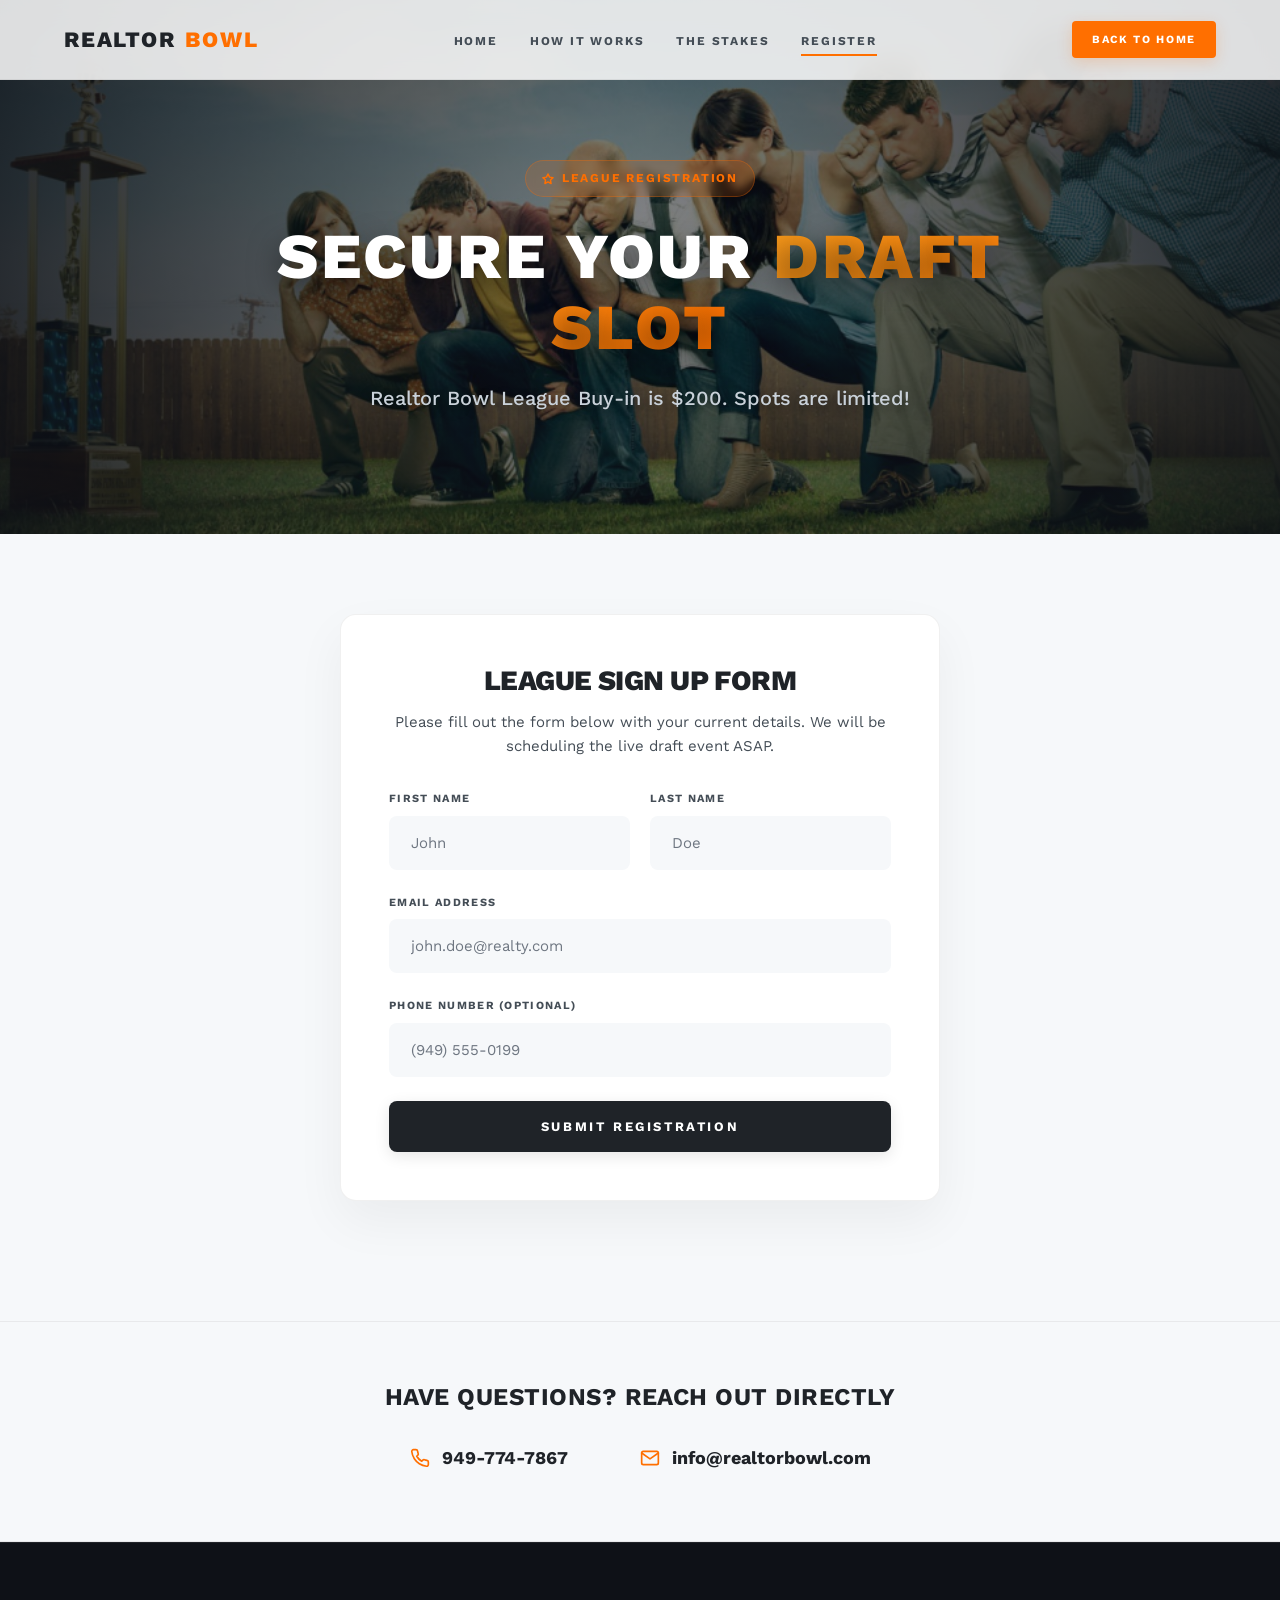
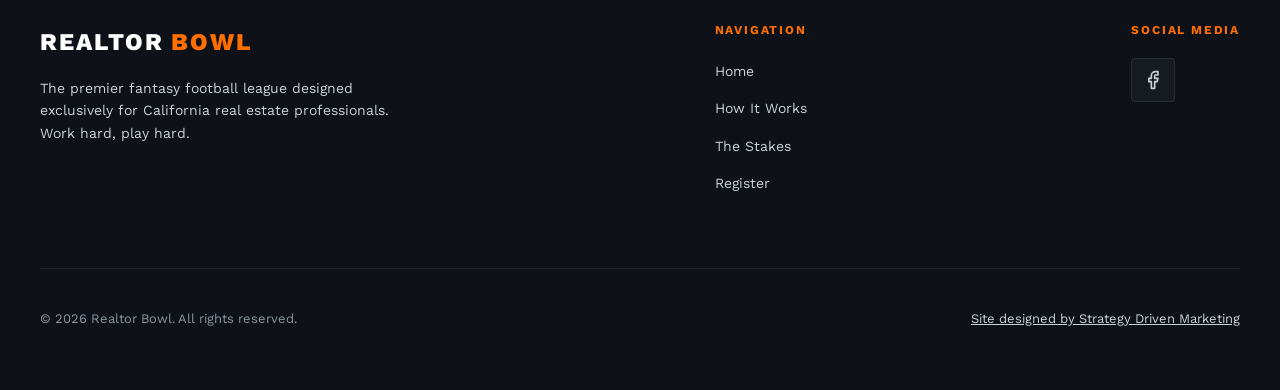
<file: realtor-bowl.html>
<!doctype html>
<html lang="en-US">
<head>
  <meta charset="utf-8">
  <meta http-equiv="X-UA-Compatible" content="IE=edge">
  <meta name="viewport" content="width=device-width, initial-scale=1">

  <title>Register - Realtor Bowl California Fantasy League</title>
  <meta name="description" content="Register today for the Realtor Bowl, the premier California real estate professionals fantasy football league.">
  <link rel="icon" type="image/x-icon" href="https://images.squarespace-cdn.com/content/v1/5d53012f6636c10001f3aa7c/1566528179507-QT8LX7L2EUWKUY37SHJG/favicon.ico?format=100w" />

  <!-- Custom Styles -->
  <link rel="stylesheet" href="style.css">
</head>

<body>

  <!-- Sticky Header -->
  <header class="site-header">
    <div class="header-inner">
      <div class="header-brand">
        <a href="index.html">Realtor <span>Bowl</span></a>
      </div>
      
      <nav class="header-nav">
        <ul>
          <li><a href="index.html#real-estate-expert">Home</a></li>
          <li><a href="index.html#how-it-works">How It Works</a></li>
          <li><a href="index.html#realtor-san-diego">The Stakes</a></li>
          <li><a href="#signup-form" class="active">Register</a></li>
        </ul>
      </nav>

      <div class="header-actions">
        <a href="index.html#realtor-bowl" class="header-cta-nav">Back To Home</a>
      </div>

      <button class="mobile-menu-toggle" aria-label="Toggle Navigation Menu">
        <span></span>
        <span></span>
        <span></span>
      </button>
    </div>
  </header>

  <!-- Mobile Overlay Navigation -->
  <div class="header-nav-row" style="display: none;">
    <nav>
      <ul>
        <li><a href="index.html#real-estate-expert">Home</a></li>
        <li><a href="index.html#how-it-works">How It Works</a></li>
        <li><a href="index.html#realtor-san-diego">The Stakes</a></li>
        <li><a href="#signup-form">Register</a></li>
      </ul>
    </nav>
  </div>

  <main>
    
    <!-- Focused Shorter Hero -->
    <section class="index-section--hero registration-standalone-hero">
      <div class="hero-bg" style="background-image: url('nc_assets/img/the-league.webp');"></div>
      <div class="hero-inner reveal">
        <div class="hero-badge">
          <svg width="12" height="12" viewBox="0 0 24 24" fill="none" stroke="currentColor" stroke-width="3" stroke-linecap="round" stroke-linejoin="round"><path d="M12 2l3.09 6.26L22 9.27l-5 4.87 1.18 6.88L12 17.77l-6.18 3.25L7 14.14 2 9.27l6.91-1.01L12 2z"/></svg>
          League Registration
        </div>
        <h1 class="hero-title">Secure Your <span>Draft Slot</span></h1>
        <p class="hero-tagline">Realtor Bowl League Buy-in is $200. Spots are limited!</p>
      </div>
    </section>

    <!-- Standalone Form Card Body -->
    <section class="registration-standalone-body content-section--secondary">
      <div class="form-card reveal">
        <div style="text-align: center; margin-bottom: 32px;">
          <h2 style="font-size: 28px; font-weight: 800; text-transform: uppercase; margin-bottom: 12px;">League Sign Up Form</h2>
          <p style="color: var(--text-light-secondary); font-size: 15px;">Please fill out the form below with your current details. We will be scheduling the live draft event ASAP.</p>
        </div>

        <form id="signup-form" class="signup-form">
          <div class="form-row">
            <div class="form-group">
              <label for="first-name">First Name</label>
              <input type="text" id="first-name" placeholder="John" required>
            </div>
            <div class="form-group">
              <label for="last-name">Last Name</label>
              <input type="text" id="last-name" placeholder="Doe" required>
            </div>
          </div>
          
          <div class="form-group">
            <label for="email">Email Address</label>
            <input type="email" id="email" placeholder="john.doe@realty.com" required>
          </div>

          <div class="form-group">
            <label for="phone">Phone Number (Optional)</label>
            <input type="tel" id="phone" placeholder="(949) 555-0199">
          </div>

          <button type="submit" class="form-submit-btn">
            <span>Submit Registration</span>
            <div class="btn-spinner"></div>
          </button>

          <!-- Status Banner -->
          <div id="form-status" class="form-status"></div>
        </form>
      </div>
    </section>

    <!-- Contact Info Bar -->
    <section class="contact-bar">
      <div class="contact-bar-inner">
        <h3>Have Questions? Reach Out directly</h3>
        <div class="contact-links">
          <a href="tel:949-774-7867" class="contact-link-item">
            <svg width="20" height="20" viewBox="0 0 24 24" fill="none" stroke="currentColor" stroke-width="2" stroke-linecap="round" stroke-linejoin="round"><path d="M22 16.92v3a2 2 0 0 1-2.18 2 19.79 19.79 0 0 1-8.63-3.07 19.5 19.5 0 0 1-6-6 19.79 19.79 0 0 1-3.07-8.67A2 2 0 0 1 4.11 2h3a2 2 0 0 1 2 1.72 12.84 12.84 0 0 0 .7 2.81 2 2 0 0 1-.45 2.11L8.09 9.91a16 16 0 0 0 6 6l1.27-1.27a2 2 0 0 1 2.11-.45 12.84 12.84 0 0 0 2.81.7A2 2 0 0 1 22 16.92z"/></svg>
            949-774-7867
          </a>
          <a href="mailto:info@realtorbowl.com" target="_blank" class="contact-link-item">
            <svg width="20" height="20" viewBox="0 0 24 24" fill="none" stroke="currentColor" stroke-width="2" stroke-linecap="round" stroke-linejoin="round"><path d="M4 4h16c1.1 0 2 .9 2 2v12c0 1.1-.9 2-2 2H4c-1.1 0-2-.9-2-2V6c0-1.1.9-2 2-2z"/><polyline points="22,6 12,13 2,6"/></svg>
            info@realtorbowl.com
          </a>
        </div>
      </div>
    </section>

  </main>

  <!-- Site Footer -->
  <footer class="site-footer">
    <div class="footer-inner">
      <div class="footer-top">
        <div class="footer-brand-info">
          <div class="footer-brand-title">Realtor <span>Bowl</span></div>
          <p class="footer-brand-desc">The premier fantasy football league designed exclusively for California real estate professionals. Work hard, play hard.</p>
        </div>
        
        <div class="footer-nav-col">
          <h4>Navigation</h4>
          <ul>
            <li><a href="index.html#real-estate-expert">Home</a></li>
            <li><a href="index.html#how-it-works">How It Works</a></li>
            <li><a href="index.html#realtor-san-diego">The Stakes</a></li>
            <li><a href="#signup-form">Register</a></li>
          </ul>
        </div>

        <div class="footer-nav-col">
          <h4>Social Media</h4>
          <div class="footer-social-links">
            <a href="https://www.facebook.com/realtorbowl" target="_blank" class="social-icon-btn" aria-label="Facebook">
              <svg width="20" height="20" viewBox="0 0 24 24" fill="none" stroke="currentColor" stroke-width="2" stroke-linecap="round" stroke-linejoin="round"><path d="M18 2h-3a5 5 0 0 0-5 5v3H7v4h3v8h4v-8h3l1-4h-4V7a1 1 0 0 1 1-1h3z"/></svg>
            </a>
          </div>
        </div>
      </div>

      <div class="footer-bottom">
        <p>&copy; 2026 Realtor Bowl. All rights reserved.</p>
        <p><a href="https://www.strategydrivenmarketing.com/" target="_blank">Site designed by Strategy Driven Marketing</a></p>
      </div>
    </div>
  </footer>

  <!-- Scripts -->
  <script src="app.js"></script>
</body>
</html>
</file>
<file: style.css>
/* ========================================
   Realtor Bowl - Premium Landing Page Style
   Colors: Brand Orange (#ff6f00), Sports Black/Navy (#0e1117), Light Gray (#f4f6f8)
   Fonts: Work Sans (Google Fonts)
   ======================================== */

@import url('https://fonts.googleapis.com/css2?family=Work+Sans:ital,wght@0,300;0,400;0,500;0,600;0,700;0,800;1,400&display=swap');

/* --- CSS Variables & Design Tokens --- */
:root {
  --primary-color: #ff6f00;
  --primary-hover: #e65c00;
  --primary-glow: rgba(255, 111, 0, 0.4);
  
  --bg-dark: #0e1117;
  --bg-dark-card: #161b22;
  --bg-dark-border: rgba(255, 255, 255, 0.08);
  
  --bg-light: #ffffff;
  --bg-light-secondary: #f6f8fa;
  --bg-light-border: rgba(0, 0, 0, 0.06);
  
  --text-dark-primary: #ffffff;
  --text-dark-secondary: #c9d1d9;
  --text-dark-muted: #8b949e;
  
  --text-light-primary: #1f2328;
  --text-light-secondary: #444d56;
  --text-light-muted: #6e7681;
  
  --font-main: 'Work Sans', -apple-system, BlinkMacSystemFont, "Segoe UI", Helvetica, Arial, sans-serif;
  --transition-smooth: all 0.3s cubic-bezier(0.25, 0.8, 0.25, 1);
  --border-radius-sm: 4px;
  --border-radius-md: 8px;
  --border-radius-lg: 16px;
  --container-width: 1200px;
  --header-height: 80px;
}

/* --- Reset & Global Base --- */
*, *::before, *::after {
  margin: 0;
  padding: 0;
  box-sizing: border-box;
}

html {
  scroll-behavior: smooth;
  -webkit-font-smoothing: antialiased;
  -moz-osx-font-smoothing: grayscale;
}

body {
  font-family: var(--font-main);
  font-size: 16px;
  line-height: 1.6;
  color: var(--text-light-primary);
  background-color: var(--bg-light);
  overflow-x: hidden;
}

/* Scrollbar Styling */
::-webkit-scrollbar {
  width: 10px;
}
::-webkit-scrollbar-track {
  background: var(--bg-dark);
}
::-webkit-scrollbar-thumb {
  background: #30363d;
  border-radius: 5px;
}
::-webkit-scrollbar-thumb:hover {
  background: var(--primary-color);
}

a {
  color: inherit;
  text-decoration: none;
  transition: var(--transition-smooth);
}

img {
  max-width: 100%;
  height: auto;
  display: block;
}

/* Header & Footer Titles */
h1, h2, h3, h4, h5, h6 {
  font-weight: 700;
  line-height: 1.25;
  letter-spacing: -0.02em;
  color: inherit;
}

/* Section Title Styling Helper */
.section-header {
  text-align: center;
  max-width: 700px;
  margin: 0 auto 60px;
}

.section-tag {
  display: inline-block;
  font-size: 11px;
  font-weight: 700;
  letter-spacing: 0.2em;
  text-transform: uppercase;
  color: var(--primary-color);
  margin-bottom: 12px;
}

.section-title {
  font-size: 36px;
  font-weight: 800;
  text-transform: uppercase;
  letter-spacing: 0.02em;
  margin-bottom: 16px;
}

.section-desc {
  font-size: 18px;
  color: var(--text-light-secondary);
}

/* --- Sticky Glassmorphic Header --- */
.site-header {
  position: fixed;
  top: 0;
  left: 0;
  width: 100%;
  height: var(--header-height);
  z-index: 1000;
  background-color: rgba(255, 255, 255, 0.85);
  backdrop-filter: blur(12px);
  -webkit-backdrop-filter: blur(12px);
  border-bottom: 1px solid var(--bg-light-border);
  transition: var(--transition-smooth);
}

.site-header.scrolled {
  height: 70px;
  background-color: rgba(255, 255, 255, 0.95);
  box-shadow: 0 4px 30px rgba(0, 0, 0, 0.03);
}

.header-inner {
  max-width: var(--container-width);
  height: 100%;
  margin: 0 auto;
  padding: 0 24px;
  display: flex;
  justify-content: space-between;
  align-items: center;
}

.header-brand a {
  display: flex;
  align-items: center;
  gap: 10px;
  font-size: 22px;
  font-weight: 800;
  letter-spacing: 0.08em;
  text-transform: uppercase;
  color: var(--text-light-primary);
}

.header-brand span {
  color: var(--primary-color);
}

.header-nav ul {
  display: flex;
  align-items: center;
  list-style: none;
  gap: 32px;
}

.header-nav ul li a {
  font-size: 12px;
  font-weight: 700;
  letter-spacing: 0.15em;
  text-transform: uppercase;
  color: var(--text-light-secondary);
  padding: 8px 0;
  position: relative;
}

.header-nav ul li a::after {
  content: '';
  position: absolute;
  bottom: 0;
  left: 0;
  width: 0;
  height: 2px;
  background-color: var(--primary-color);
  transition: var(--transition-smooth);
}

.header-nav ul li a:hover {
  color: var(--primary-color);
}

.header-nav ul li a:hover::after,
.header-nav ul li a.active::after {
  width: 100%;
}

.header-actions {
  display: flex;
  align-items: center;
}

.header-cta-nav {
  padding: 10px 20px;
  font-size: 11px;
  font-weight: 700;
  letter-spacing: 0.15em;
  text-transform: uppercase;
  color: #fff;
  background-color: var(--primary-color);
  border-radius: var(--border-radius-sm);
  box-shadow: 0 4px 15px rgba(255, 111, 0, 0.2);
}

.header-cta-nav:hover {
  background-color: var(--primary-hover);
  transform: translateY(-1px);
  box-shadow: 0 6px 20px rgba(255, 111, 0, 0.3);
}

/* Mobile Toggle */
.mobile-menu-toggle {
  display: none;
  background: none;
  border: none;
  cursor: pointer;
  padding: 10px;
  z-index: 1100;
}

.mobile-menu-toggle span {
  display: block;
  width: 24px;
  height: 2px;
  background-color: var(--text-light-primary);
  margin: 6px 0;
  transition: var(--transition-smooth);
}

/* --- Hero Section --- */
.index-section--hero {
  min-height: 100vh;
  position: relative;
  display: flex;
  align-items: center;
  justify-content: center;
  padding: 120px 24px 80px;
  color: #fff;
  background-color: var(--bg-dark);
  overflow: hidden;
}

.hero-bg {
  position: absolute;
  top: 0;
  left: 0;
  width: 100%;
  height: 100%;
  background-size: cover;
  background-position: center;
  z-index: 0;
  transform: scale(1.02);
  transition: transform 5s ease;
}

.hero-bg::after {
  content: '';
  position: absolute;
  top: 0;
  left: 0;
  width: 100%;
  height: 100%;
  background: radial-gradient(circle at center, rgba(14, 17, 23, 0.5) 0%, rgba(14, 17, 23, 0.92) 100%);
}

.hero-inner {
  position: relative;
  z-index: 1;
  max-width: 900px;
  text-align: center;
  display: flex;
  flex-direction: column;
  align-items: center;
}

.hero-badge {
  display: inline-flex;
  align-items: center;
  gap: 8px;
  padding: 8px 16px;
  background-color: rgba(255, 111, 0, 0.15);
  border: 1px solid rgba(255, 111, 0, 0.3);
  color: var(--primary-color);
  font-size: 12px;
  font-weight: 700;
  letter-spacing: 0.15em;
  text-transform: uppercase;
  border-radius: 50px;
  margin-bottom: 24px;
  backdrop-filter: blur(5px);
  animation: pulse-glow 2s infinite;
}

@keyframes pulse-glow {
  0% { box-shadow: 0 0 0 0 rgba(255, 111, 0, 0.4); }
  70% { box-shadow: 0 0 0 10px rgba(255, 111, 0, 0); }
  100% { box-shadow: 0 0 0 0 rgba(255, 111, 0, 0); }
}

.hero-title {
  font-size: 64px;
  font-weight: 800;
  text-transform: uppercase;
  line-height: 1.1;
  letter-spacing: 0.04em;
  margin-bottom: 20px;
  text-shadow: 0 10px 30px rgba(0, 0, 0, 0.5);
}

.hero-title span {
  color: var(--primary-color);
  background: linear-gradient(135deg, #ff9f1c 0%, #ff6f00 100%);
  -webkit-background-clip: text;
  -webkit-text-fill-color: transparent;
}

.hero-tagline {
  font-size: 20px;
  font-weight: 500;
  color: var(--text-dark-secondary);
  max-width: 700px;
  margin-bottom: 40px;
  text-shadow: 0 4px 12px rgba(0, 0, 0, 0.4);
}

.hero-tagline strong {
  color: #fff;
  font-weight: 700;
}

.hero-cta-btn {
  display: inline-flex;
  align-items: center;
  gap: 12px;
  padding: 18px 48px;
  background-color: var(--primary-color);
  color: #fff !important;
  font-size: 13px;
  font-weight: 700;
  letter-spacing: 0.2em;
  text-transform: uppercase;
  border: 2px solid var(--primary-color);
  border-radius: var(--border-radius-sm);
  box-shadow: 0 8px 25px rgba(255, 111, 0, 0.3);
  transition: var(--transition-smooth);
}

.hero-cta-btn svg {
  transition: transform 0.3s ease;
}

.hero-cta-btn:hover {
  background-color: var(--primary-hover);
  border-color: var(--primary-hover);
  transform: translateY(-3px);
  box-shadow: 0 12px 30px rgba(255, 111, 0, 0.45);
}

.hero-cta-btn:hover svg {
  transform: translateX(4px);
}

/* Scroll Down Indicator */
.scroll-indicator {
  position: absolute;
  bottom: 40px;
  left: 50%;
  transform: translateX(-50%);
  display: flex;
  flex-direction: column;
  align-items: center;
  gap: 8px;
  font-size: 10px;
  font-weight: 700;
  letter-spacing: 0.2em;
  text-transform: uppercase;
  color: var(--text-dark-muted);
  cursor: pointer;
  transition: var(--transition-smooth);
  z-index: 10;
}

.scroll-indicator:hover {
  color: #fff;
}

.scroll-indicator-arrow {
  width: 24px;
  height: 24px;
  display: flex;
  align-items: center;
  justify-content: center;
  border: 2px solid rgba(255, 255, 255, 0.2);
  border-radius: 50%;
  animation: bounce 2s infinite;
}

@keyframes bounce {
  0%, 20%, 50%, 80%, 100% { transform: translateY(0); }
  40% { transform: translateY(-6px); }
  60% { transform: translateY(-3px); }
}

/* --- Section Layouts --- */
.content-section {
  padding: 120px 24px;
  max-width: var(--container-width);
  margin: 0 auto;
}

.content-section--light {
  background-color: var(--bg-light);
}

.content-section--secondary {
  background-color: var(--bg-light-secondary);
}

.content-section--dark {
  background-color: var(--bg-dark);
  color: #fff;
  max-width: none;
  width: 100%;
}

.content-section--dark .content-inner {
  max-width: var(--container-width);
  margin: 0 auto;
  padding: 0 24px;
}

.content-section--dark .section-desc {
  color: var(--text-dark-secondary);
}

/* --- How it Works Section --- */
.steps-grid {
  display: grid;
  grid-template-columns: repeat(4, 1fr);
  gap: 30px;
  margin-top: 40px;
}

.step-card {
  background-color: #fff;
  border: 1px solid var(--bg-light-border);
  border-radius: var(--border-radius-md);
  padding: 40px 30px;
  position: relative;
  transition: var(--transition-smooth);
  box-shadow: 0 4px 20px rgba(0, 0, 0, 0.02);
}

.step-card::before {
  content: '';
  position: absolute;
  top: 0;
  left: 0;
  width: 100%;
  height: 4px;
  background-color: #e2e8f0;
  transition: var(--transition-smooth);
}

.step-card:hover {
  transform: translateY(-8px);
  box-shadow: 0 20px 40px rgba(0, 0, 0, 0.05);
}

.step-card:hover::before {
  background-color: var(--primary-color);
}

.step-num {
  font-size: 40px;
  font-weight: 800;
  color: rgba(226, 232, 240, 0.6);
  line-height: 1;
  margin-bottom: 20px;
  font-style: italic;
  transition: var(--transition-smooth);
}

.step-card:hover .step-num {
  color: rgba(255, 111, 0, 0.15);
}

.step-card h3 {
  font-size: 20px;
  font-weight: 700;
  margin-bottom: 12px;
  color: var(--text-light-primary);
  text-transform: uppercase;
}

.step-card p {
  font-size: 15px;
  color: var(--text-light-secondary);
  line-height: 1.7;
}

/* --- The Stakes Grid Section (Collage replacement) --- */
.stakes-grid {
  display: grid;
  grid-template-columns: repeat(3, 1fr);
  grid-auto-rows: minmax(220px, auto);
  gap: 24px;
  margin-top: 40px;
}

.stakes-card {
  background-color: var(--bg-dark-card);
  border: 1px solid var(--bg-dark-border);
  border-radius: var(--border-radius-md);
  padding: 40px;
  display: flex;
  flex-direction: column;
  justify-content: space-between;
  transition: var(--transition-smooth);
  position: relative;
  overflow: hidden;
}

.stakes-card::after {
  content: '';
  position: absolute;
  top: 0;
  left: 0;
  width: 100%;
  height: 100%;
  background: radial-gradient(circle at 100% 0%, rgba(255, 111, 0, 0.08) 0%, rgba(255, 111, 0, 0) 60%);
  opacity: 0;
  transition: var(--transition-smooth);
}

.stakes-card:hover {
  transform: translateY(-5px);
  border-color: rgba(255, 111, 0, 0.3);
  box-shadow: 0 10px 30px rgba(0, 0, 0, 0.2);
}

.stakes-card:hover::after {
  opacity: 1;
}

.stakes-card--large {
  grid-column: span 2;
  background: linear-gradient(135deg, #1b1f27 0%, #161b22 100%);
  border: 1px solid rgba(255, 111, 0, 0.2);
  display: grid;
  grid-template-columns: 1.2fr 1fr;
  gap: 40px;
  align-items: center;
}

.stakes-card--large::before {
  content: '';
  position: absolute;
  top: 0;
  left: 0;
  width: 100%;
  height: 100%;
  background: radial-gradient(circle at 0% 0%, rgba(255, 111, 0, 0.12) 0%, rgba(255, 111, 0, 0) 70%);
}

.stakes-card--large .stakes-text-wrapper {
  position: relative;
  z-index: 1;
}

.stakes-card--large .stakes-image-wrapper {
  height: 100%;
  min-height: 250px;
  position: relative;
  border-radius: var(--border-radius-md);
  overflow: hidden;
}

.stakes-card--large .stakes-image-wrapper img {
  position: absolute;
  top: 0;
  left: 0;
  width: 100%;
  height: 100%;
  object-fit: cover;
  transition: transform 5s ease;
}

.stakes-card--large:hover .stakes-image-wrapper img {
  transform: scale(1.06);
}

.stakes-label {
  font-size: 11px;
  font-weight: 700;
  letter-spacing: 0.15em;
  text-transform: uppercase;
  color: var(--text-dark-muted);
  margin-bottom: 8px;
}

.stakes-card--large .stakes-label {
  color: var(--primary-color);
  background-color: rgba(255, 111, 0, 0.1);
  padding: 6px 12px;
  border-radius: 50px;
  display: inline-block;
  margin-bottom: 16px;
}

.stakes-value {
  font-size: 48px;
  font-weight: 800;
  line-height: 1.1;
  margin-bottom: 16px;
  color: #fff;
  letter-spacing: -0.01em;
}

.stakes-card--large .stakes-value {
  font-size: 54px;
  background: linear-gradient(135deg, #fff 30%, #ff9f1c 100%);
  -webkit-background-clip: text;
  -webkit-text-fill-color: transparent;
}

.stakes-desc {
  font-size: 15px;
  color: var(--text-dark-secondary);
  line-height: 1.6;
}

.stakes-card--large .stakes-desc {
  font-size: 16px;
  line-height: 1.7;
}

/* --- Registration Form Section --- */
.registration-container {
  display: grid;
  grid-template-columns: 1fr 1.2fr;
  gap: 80px;
  align-items: start;
}

.registration-info h2 {
  font-size: 40px;
  font-weight: 800;
  text-transform: uppercase;
  letter-spacing: 0.02em;
  margin-bottom: 24px;
}

.registration-info p {
  font-size: 17px;
  line-height: 1.8;
  color: var(--text-light-secondary);
  margin-bottom: 32px;
}

.registration-benefits {
  list-style: none;
}

.registration-benefits li {
  display: flex;
  align-items: center;
  gap: 16px;
  margin-bottom: 16px;
  font-size: 16px;
  font-weight: 600;
  color: var(--text-light-primary);
}

.registration-benefits li svg {
  color: var(--primary-color);
  flex-shrink: 0;
}

/* Glass Form Card */
.form-card {
  background: #ffffff;
  border: 1px solid var(--bg-light-border);
  border-radius: var(--border-radius-lg);
  padding: 48px;
  box-shadow: 0 20px 50px rgba(0, 0, 0, 0.05);
}

.signup-form .form-group {
  margin-bottom: 24px;
  position: relative;
}

.signup-form .form-row {
  display: grid;
  grid-template-columns: 1fr 1fr;
  gap: 20px;
}

.signup-form label {
  display: block;
  font-size: 11px;
  font-weight: 700;
  letter-spacing: 0.12em;
  text-transform: uppercase;
  color: var(--text-light-secondary);
  margin-bottom: 8px;
}

.signup-form input {
  width: 100%;
  padding: 16px 20px;
  font-family: var(--font-main);
  font-size: 15px;
  color: var(--text-light-primary);
  background-color: var(--bg-light-secondary);
  border: 2px solid transparent;
  border-radius: var(--border-radius-md);
  outline: none;
  transition: var(--transition-smooth);
}

.signup-form input:focus {
  background-color: #fff;
  border-color: var(--primary-color);
  box-shadow: 0 0 0 4px var(--primary-glow);
}

.signup-form input::placeholder {
  color: var(--text-light-muted);
}

.form-submit-btn {
  width: 100%;
  padding: 18px;
  background-color: var(--text-light-primary);
  color: #fff;
  border: none;
  border-radius: var(--border-radius-md);
  font-family: var(--font-main);
  font-size: 13px;
  font-weight: 700;
  letter-spacing: 0.2em;
  text-transform: uppercase;
  cursor: pointer;
  box-shadow: 0 4px 15px rgba(0, 0, 0, 0.1);
  transition: var(--transition-smooth);
  display: flex;
  align-items: center;
  justify-content: center;
  gap: 12px;
}

.form-submit-btn:hover {
  background-color: var(--primary-color);
  box-shadow: 0 8px 25px var(--primary-glow);
  transform: translateY(-2px);
}

.form-submit-btn:disabled {
  background-color: var(--text-light-muted);
  cursor: not-allowed;
  transform: none;
  box-shadow: none;
}

/* Spinner Animation */
.btn-spinner {
  width: 16px;
  height: 16px;
  border: 2px solid rgba(255, 255, 255, 0.3);
  border-radius: 50%;
  border-top-color: #fff;
  animation: spin 0.8s linear infinite;
  display: none;
}

@keyframes spin {
  to { transform: rotate(360deg); }
}

.form-status {
  margin-top: 24px;
  padding: 16px;
  border-radius: var(--border-radius-md);
  font-size: 14px;
  font-weight: 500;
  line-height: 1.5;
  display: none;
  align-items: center;
  gap: 12px;
  animation: slide-down 0.3s ease forwards;
}

@keyframes slide-down {
  from { opacity: 0; transform: translateY(-10px); }
  to { opacity: 1; transform: translateY(0); }
}

.form-status.success {
  display: flex;
  background-color: #ecfdf5;
  color: #065f46;
  border: 1px solid #a7f3d0;
}

.form-status.error {
  display: flex;
  background-color: #fff5f5;
  color: #9b2c2c;
  border: 1px solid #fed7d7;
}

/* --- Contact Info Bar --- */
.contact-bar {
  background-color: var(--bg-light-secondary);
  border-top: 1px solid var(--bg-light-border);
  border-bottom: 1px solid var(--bg-light-border);
  padding: 60px 24px;
  text-align: center;
}

.contact-bar-inner {
  max-width: 800px;
  margin: 0 auto;
}

.contact-bar h3 {
  font-size: 24px;
  font-weight: 700;
  margin-bottom: 24px;
  text-transform: uppercase;
  letter-spacing: 0.02em;
}

.contact-links {
  display: flex;
  justify-content: center;
  gap: 40px;
  flex-wrap: wrap;
}

.contact-link-item {
  display: flex;
  align-items: center;
  gap: 12px;
  font-size: 18px;
  font-weight: 700;
  color: var(--text-light-primary);
  padding: 8px 16px;
  border-radius: var(--border-radius-sm);
}

.contact-link-item svg {
  color: var(--primary-color);
}

.contact-link-item:hover {
  color: var(--primary-color);
  background-color: rgba(255, 111, 0, 0.05);
}

/* --- Site Footer --- */
.site-footer {
  padding: 80px 24px 60px;
  background-color: var(--bg-dark);
  color: #fff;
  border-top: 1px solid var(--bg-dark-border);
}

.footer-inner {
  max-width: var(--container-width);
  margin: 0 auto;
}

.footer-top {
  display: flex;
  justify-content: space-between;
  align-items: flex-start;
  margin-bottom: 60px;
  flex-wrap: wrap;
  gap: 40px;
}

.footer-brand-info {
  max-width: 350px;
}

.footer-brand-title {
  font-size: 24px;
  font-weight: 800;
  letter-spacing: 0.08em;
  text-transform: uppercase;
  margin-bottom: 16px;
}

.footer-brand-title span {
  color: var(--primary-color);
}

.footer-brand-desc {
  font-size: 14px;
  color: var(--text-dark-secondary);
  line-height: 1.6;
}

.footer-nav-col h4 {
  font-size: 12px;
  font-weight: 700;
  letter-spacing: 0.15em;
  text-transform: uppercase;
  color: var(--primary-color);
  margin-bottom: 20px;
}

.footer-nav-col ul {
  list-style: none;
}

.footer-nav-col ul li {
  margin-bottom: 12px;
}

.footer-nav-col ul li a {
  font-size: 14px;
  color: var(--text-dark-secondary);
}

.footer-nav-col ul li a:hover {
  color: #fff;
  transform: translateX(4px);
  display: inline-block;
}

.footer-social-links {
  display: flex;
  gap: 16px;
}

.social-icon-btn {
  display: flex;
  align-items: center;
  justify-content: center;
  width: 44px;
  height: 44px;
  background-color: var(--bg-dark-card);
  border: 1px solid var(--bg-dark-border);
  color: var(--text-dark-secondary);
  border-radius: var(--border-radius-sm);
}

.social-icon-btn:hover {
  background-color: var(--primary-color);
  color: #fff;
  border-color: var(--primary-color);
  transform: translateY(-2px);
}

.footer-bottom {
  border-top: 1px solid var(--bg-dark-border);
  padding-top: 40px;
  display: flex;
  justify-content: space-between;
  align-items: center;
  font-size: 13px;
  color: var(--text-dark-muted);
  flex-wrap: wrap;
  gap: 20px;
}

.footer-bottom a {
  color: var(--text-dark-secondary);
  text-decoration: underline;
}

.footer-bottom a:hover {
  color: #fff;
}

/* --- Floating Index Navigation (dots) --- */
.index-nav {
  position: fixed;
  right: 32px;
  top: 50%;
  transform: translateY(-50%);
  z-index: 999;
  display: flex;
  flex-direction: column;
  gap: 20px;
  background-color: rgba(14, 17, 23, 0.4);
  padding: 20px 10px;
  border-radius: 50px;
  backdrop-filter: blur(10px);
  -webkit-backdrop-filter: blur(10px);
  border: 1px solid rgba(255, 255, 255, 0.08);
  transition: var(--transition-smooth);
}

.index-nav a {
  display: flex;
  align-items: center;
  justify-content: center;
  position: relative;
}

.index-nav .nav-dot {
  width: 8px;
  height: 8px;
  background-color: rgba(255, 255, 255, 0.4);
  border-radius: 50%;
  transition: var(--transition-smooth);
}

.index-nav a.active .nav-dot {
  background-color: var(--primary-color);
  transform: scale(1.5);
  box-shadow: 0 0 10px var(--primary-color);
}

.index-nav .nav-label {
  position: absolute;
  right: 28px;
  font-size: 10px;
  font-weight: 700;
  letter-spacing: 0.1em;
  text-transform: uppercase;
  color: #fff;
  background-color: var(--bg-dark);
  padding: 6px 12px;
  border-radius: var(--border-radius-sm);
  border: 1px solid var(--bg-dark-border);
  white-space: nowrap;
  opacity: 0;
  pointer-events: none;
  transform: translateX(10px);
  transition: var(--transition-smooth);
}

.index-nav a:hover .nav-label {
  opacity: 1;
  transform: translateX(0);
}

/* Light background state for floating nav */
.index-nav.on-light {
  background-color: rgba(255, 255, 255, 0.5);
  border-color: rgba(0, 0, 0, 0.06);
}

.index-nav.on-light .nav-dot {
  background-color: rgba(0, 0, 0, 0.25);
}

.index-nav.on-light a.active .nav-dot {
  background-color: var(--primary-color);
}

/* --- Scroll-triggered Animations --- */
.reveal {
  opacity: 0;
  transform: translateY(30px);
  transition: opacity 0.8s ease, transform 0.8s cubic-bezier(0.25, 0.8, 0.25, 1);
}

.reveal.active {
  opacity: 1;
  transform: translateY(0);
}

/* Delay modifiers for stagger reveal */
.delay-100 { transition-delay: 100ms; }
.delay-200 { transition-delay: 200ms; }
.delay-300 { transition-delay: 300ms; }
.delay-400 { transition-delay: 400ms; }

/* --- Standalone Registration Styling override --- */
.registration-standalone-hero {
  min-height: 50vh;
  padding: 160px 24px 80px;
}

.registration-standalone-body {
  padding: 80px 24px 120px;
}

.registration-standalone-body .form-card {
  max-width: 600px;
  margin: 0 auto;
}

/* --- Mobile Navigation Overlay --- */
.header-nav-row.mobile-open {
  display: flex !important;
  position: fixed;
  top: 0;
  left: 0;
  width: 100%;
  height: 100vh;
  background-color: #fff;
  z-index: 1050;
  flex-direction: column;
  justify-content: center;
  align-items: center;
  animation: fade-in 0.3s ease forwards;
}

@keyframes fade-in {
  from { opacity: 0; }
  to { opacity: 1; }
}

.header-nav-row.mobile-open ul {
  flex-direction: column;
  gap: 36px;
  align-items: center;
}

.header-nav-row.mobile-open ul li a {
  font-size: 18px;
  letter-spacing: 0.2em;
}

/* --- Responsive Adjustments --- */
@media (max-width: 1024px) {
  .stakes-grid {
    grid-template-columns: 1fr 1fr;
  }
  
  .stakes-card--large {
    grid-column: span 2;
  }
  
  .registration-container {
    grid-template-columns: 1fr;
    gap: 60px;
  }
}

@media (max-width: 900px) {
  .steps-grid {
    grid-template-columns: 1fr 1fr;
  }
  
  .hero-title {
    font-size: 50px;
  }
  
  .hero-tagline {
    font-size: 18px;
  }
  
  .index-nav {
    display: none; /* Hide floating side dots on tablet/mobile */
  }
}

@media (max-width: 768px) {
  .mobile-menu-toggle {
    display: block;
  }
  
  .header-nav {
    display: none;
  }
  
  .header-actions {
    display: none;
  }
  
  .site-header {
    height: 70px;
  }
  
  .hero-title {
    font-size: 40px;
  }
  
  .stakes-card--large {
    grid-template-columns: 1fr;
    grid-column: span 2;
    padding: 30px;
  }
  
  .stakes-card--large .stakes-image-wrapper {
    min-height: 200px;
    order: -1;
  }
  
  .form-card {
    padding: 30px 24px;
  }
}

@media (max-width: 580px) {
  .steps-grid {
    grid-template-columns: 1fr;
  }
  
  .stakes-grid {
    grid-template-columns: 1fr;
  }
  
  .stakes-card--large {
    grid-column: span 1;
  }
  
  .signup-form .form-row {
    grid-template-columns: 1fr;
    gap: 0;
  }
  
  .contact-links {
    flex-direction: column;
    gap: 16px;
    align-items: center;
  }
  
  .footer-top {
    flex-direction: column;
    gap: 30px;
  }
  
  .footer-bottom {
    flex-direction: column;
    align-items: center;
    text-align: center;
  }
  
  .section-title {
    font-size: 28px;
  }
}
</file>
